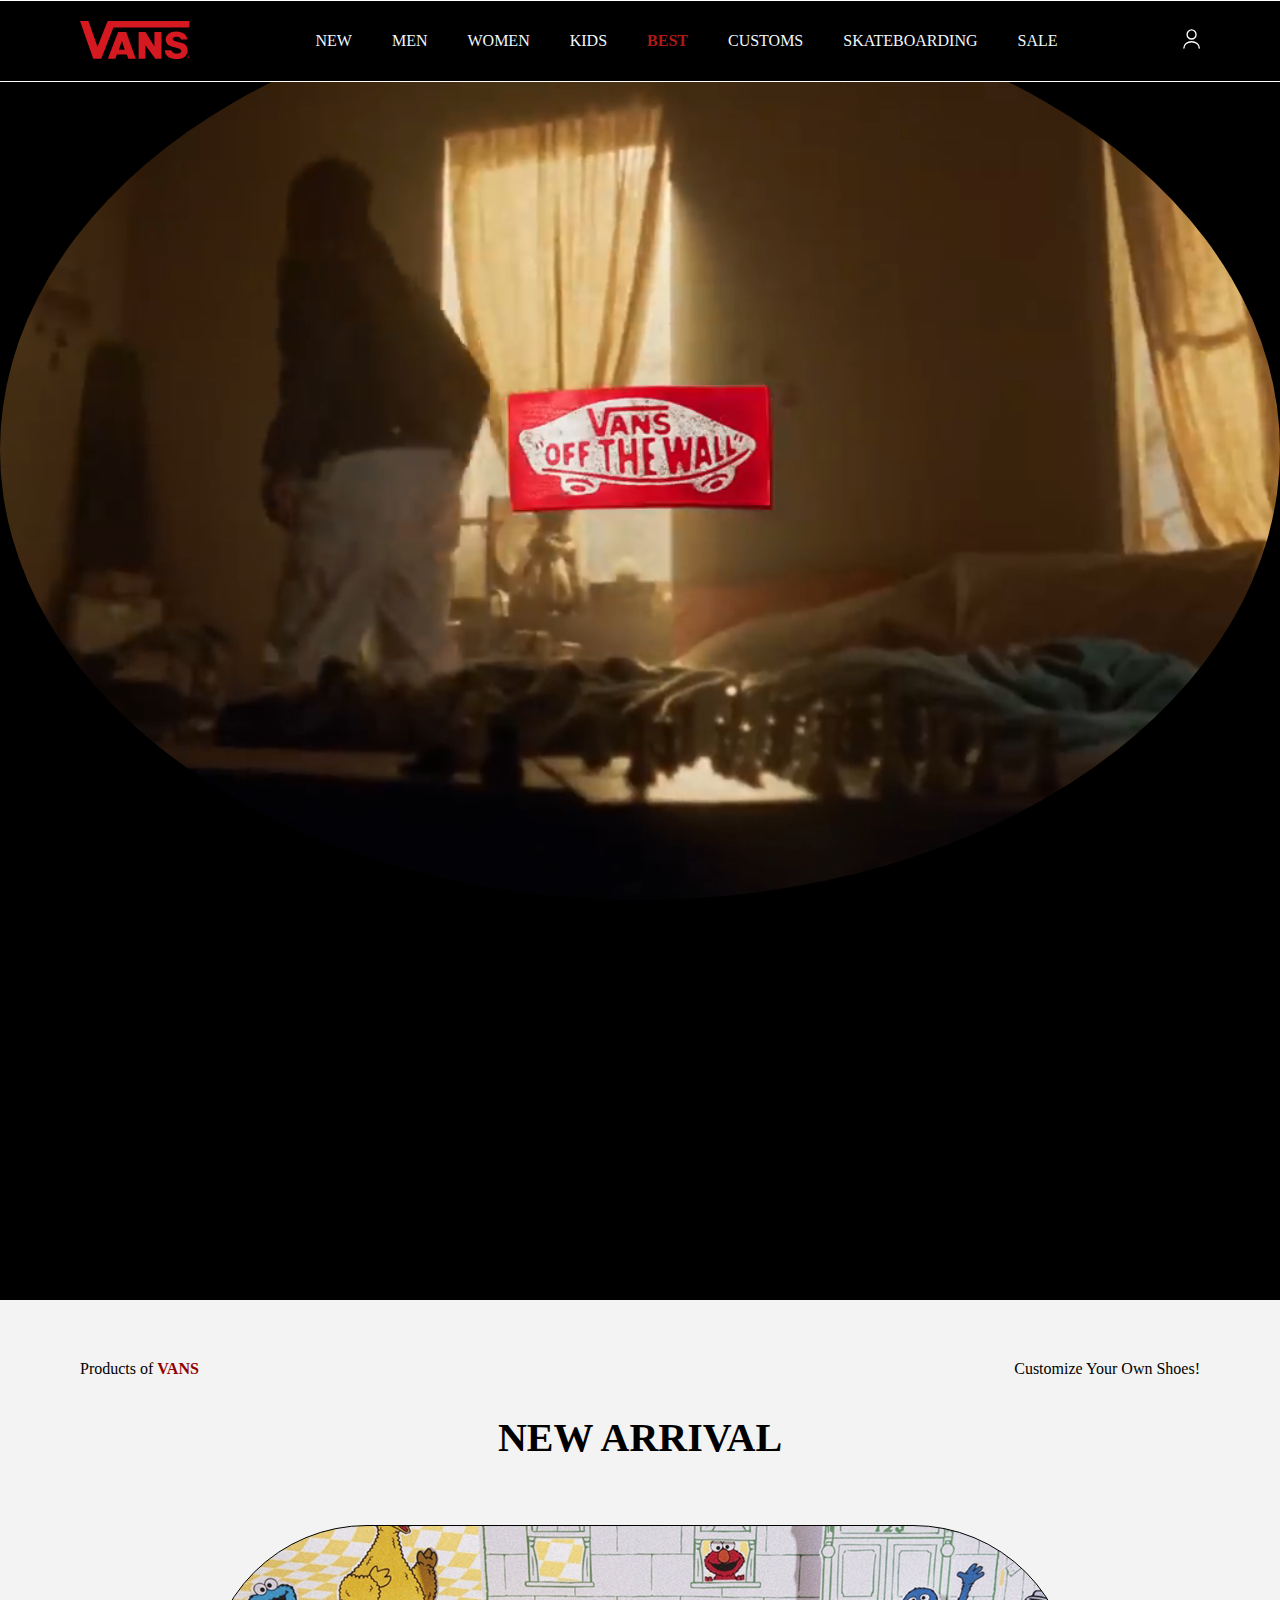
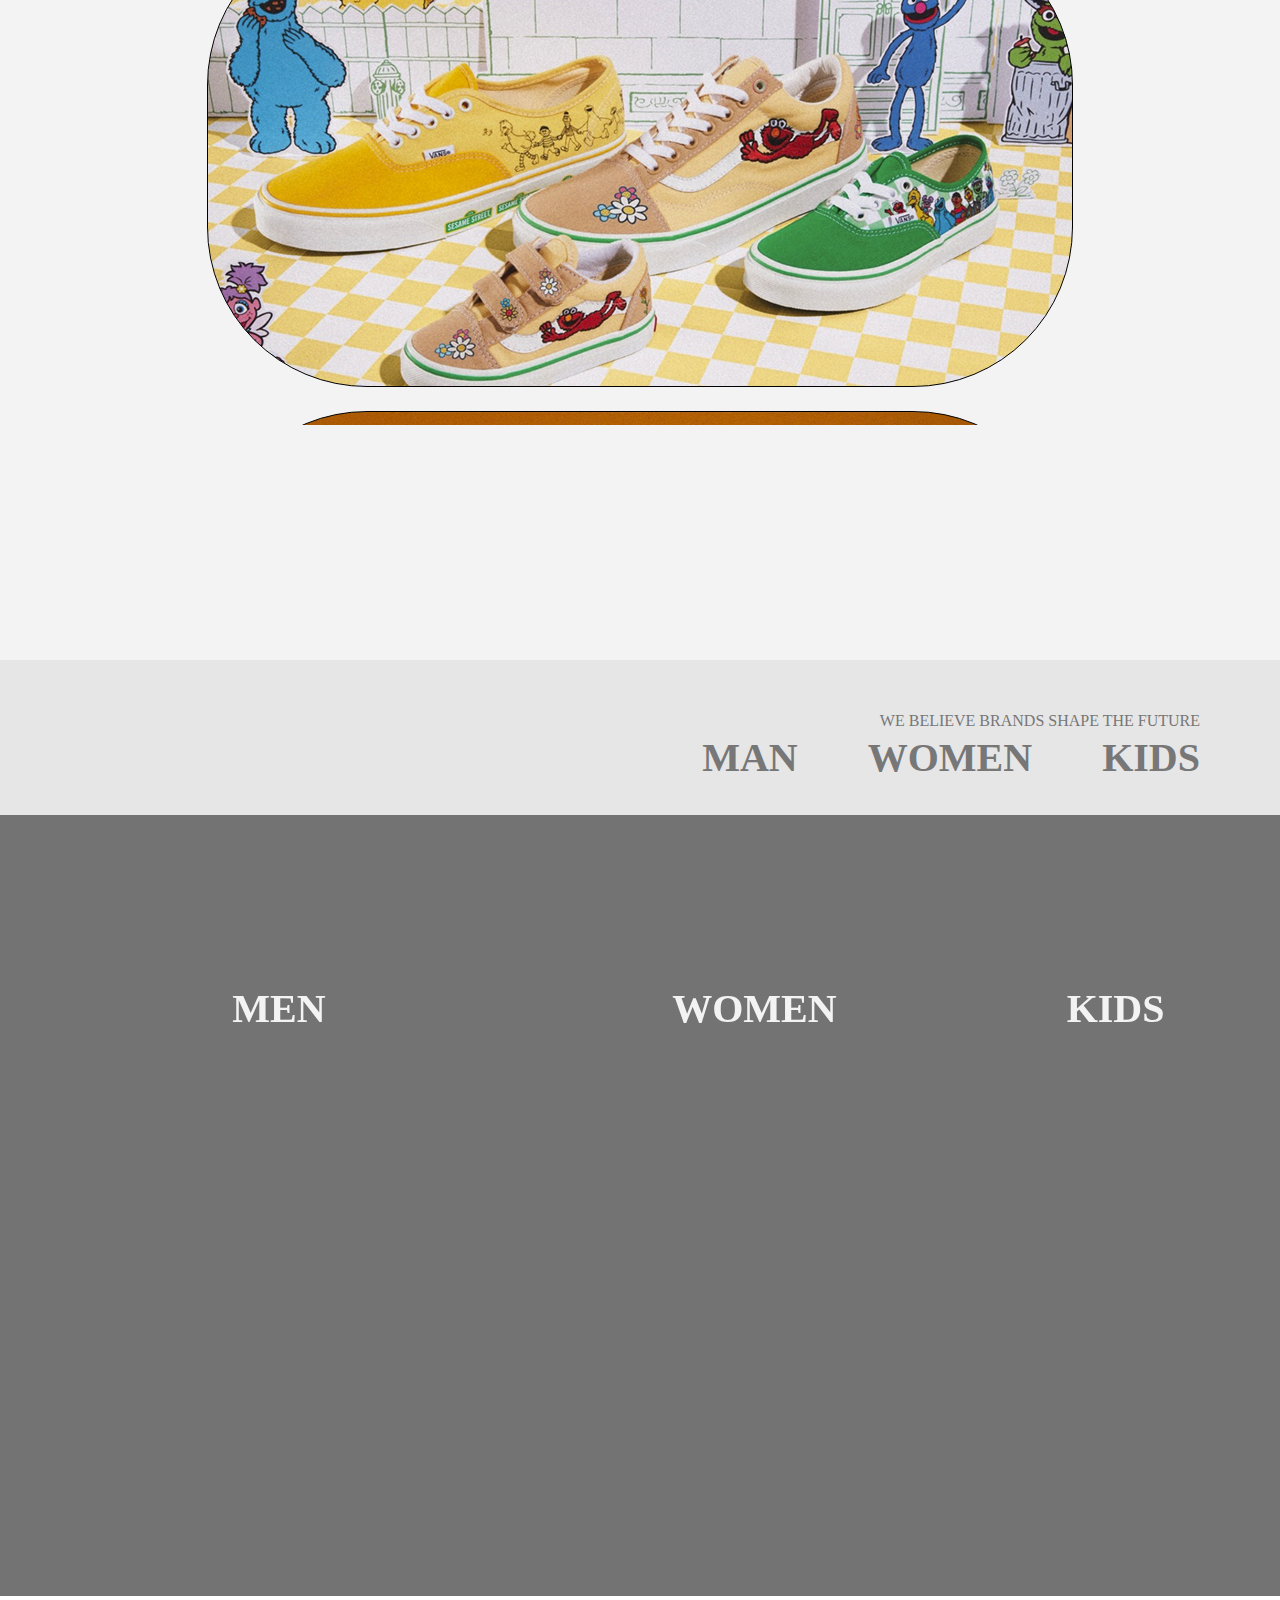
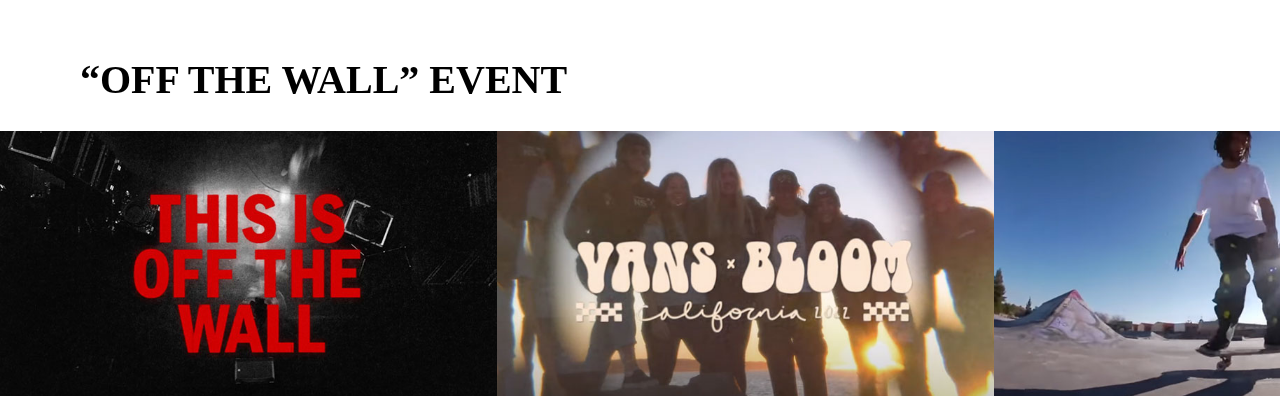
<file: index.html>
<!DOCTYPE html>
<html lang="en">
<head>
    <meta charset="UTF-8">
    <meta http-equiv="X-UA-Compatible" content="IE=edge">
    <meta name="viewport" content="width=device-width, initial-scale=1.0">
    <title>Document</title>
    <link rel="stylesheet" href="style.css" />
</head>
<body>
<header>
    <div class="container">
        <a class="logo" href="index.html"><img src="vans-logo.svg" style="width: 110px;" alt=""></a>
        <div class="navi">
            <a href="">NEW</a>
            <a href="">MEN</a>
            <a href="">WOMEN</a>
            <a href="">KIDS</a>
            <a href="bestVans.html"><span>BEST</span></a>
            <a href="custom.html">CUSTOMS</a>
            <a href="">SKATEBOARDING</a>
            <a href="">SALE</a>
        </div>
        <a class="logo" href=""><img src="human.svg" style="margin-top: 8px; width: 17px;" alt=""></a>
    </div>
    <div class="progress-bar"></div>
</header>
<div class="sec1">
    <video muted autoplay loop>
        <source src="VANS.mp4" type="video/mp4">
    </video>
</div>
<div class="sec2">

</div>
<div class="sec3">
    <div class="container">
        <p>Products of <span id="kk">VANS</span></p>
        <p>Customize Your Own Shoes!</p>
    </div>
    <div class="cont">
        <p>NEW ARRIVAL</p>
    </div>
    <div class="container1">
        <div class="con c1">
            <a href="">
                <div class="overlay"></div>
                <div class="overlay-text"><span class="spR">ARRIVAL HOT</span><br>VANS X SESAME STREET Authentic 어센틱<br>99,000 원</div>
            </a>
        </div>
        <div class="con c2">
            <a href="">
                <div class="overlay"></div>
                <div class="overlay-text"><span class="spR">ARRIVAL HOT</span><br>VANS X SESAME STREET Authentic 어센틱<br>95,000 원</div>
            </a>
        </div>
        <div class="con c3">
            <a href="">
                <div class="overlay"></div>
                <div class="overlay-text"><span class="spR">ARRIVAL HOT</span><br>VANS X SESAME STREET Old Skool 올드스쿨 오버트 CC<br>129,000 원</div>
            </a>
        </div>
        <div class="con c4">
            <a href="">
                <div class="overlay"></div>
                <div class="overlay-text"><span class="spR">ARRIVAL HOT</span><br>VANS X SESAME STREET 더 리지<br>115,000 원</div>
            </a>
        </div>
    </div>
</div>
<div class="sec4">
    <div class="container">
        <div class="c11">
            <p style="margin-top: 16px; color: #777777;">WE BELIEVE BRANDS SHAPE THE FUTURE</p>
        </div>
    </div>
    <div class="sub-navi">
        <div class="container">
            <a href="">MAN</a>
            <a href="">WOMEN</a>
            <a href="">KIDS</a>
        </div>
    </div>
    <div class="c12">
        <div class="mm m1">
        <div class="overlay"></div>
            <p>MEN</p>
            <div class="acontainer">
                <a href=""></a>
                <a href=""></a>
                <a href=""></a>
                <a href=""></a>
            </div>
        </div>
        <div class="mm m2">
        <div class="overlay"></div>
            <p>WOMEN</p>
            <div class="acontainer">
                <a href=""></a>
                <a href=""></a>
                <a href=""></a>
                <a href=""></a>
            </div>
        </div>
        <div class="mm m3">
        <div class="overlay"></div>
            <p>KIDS</p>
            <div class="acontainer">
                <a href=""></a>
                <a href=""></a>
                <a href=""></a>
                <a href=""></a>
            </div>
        </div>
    </div>
</div>
<div class="sec5">
    <div class="container">
      <p>“OFF THE WALL” EVENT</p>
    </div>
    <div class="conn-wrap">
      <img src="event/1.jpg" alt="">
      <img src="event/2.jpg" alt="">
      <img src="event/3.jpg" alt="">
      <img src="event/4.jpg" alt="">
      <img src="event/1.jpg" alt="">
    </div>
  </div>

<script src="script.js"></script>
</body>
</html>
</file>
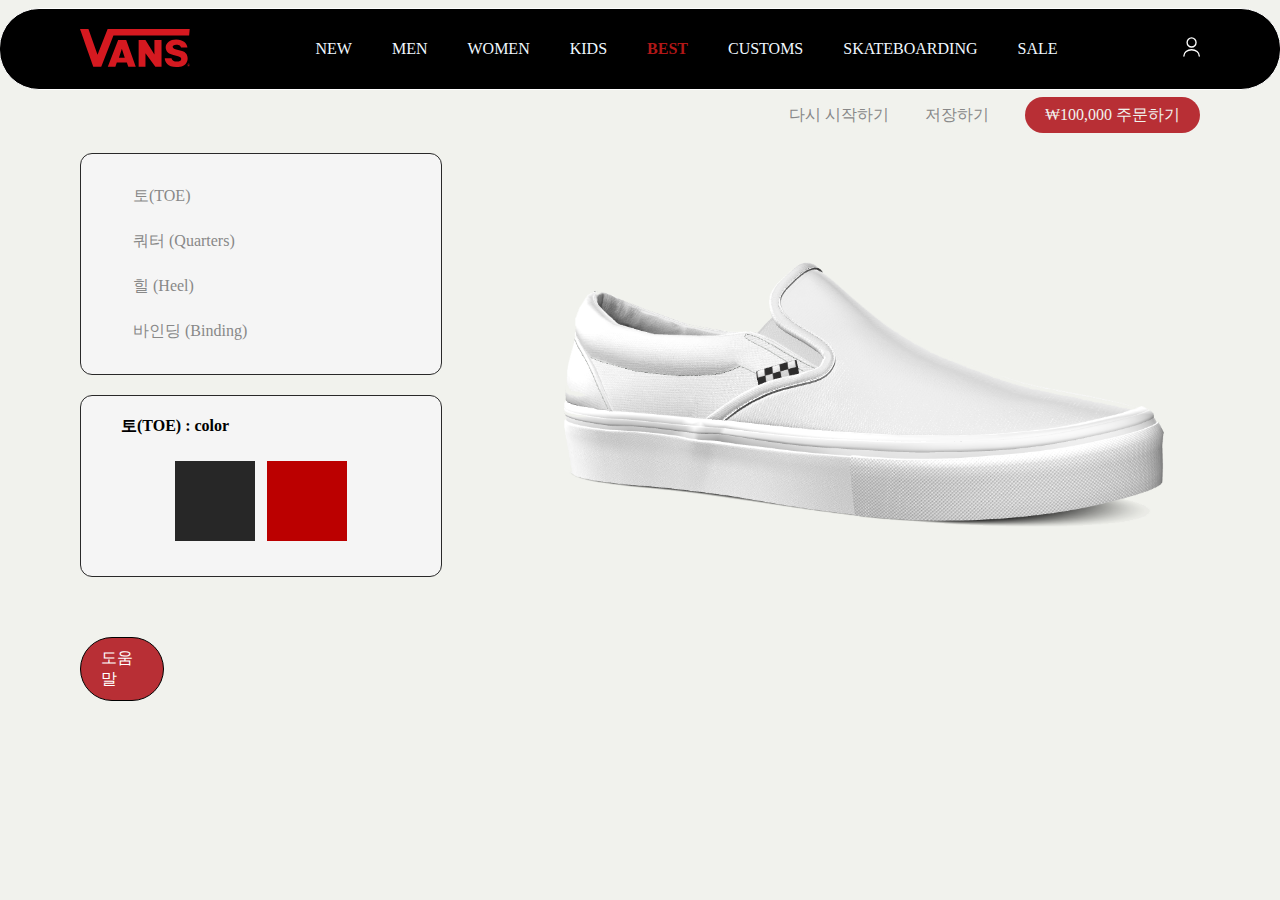
<file: custom.html>
<!DOCTYPE html>
<html lang="en">
<head>
    <meta charset="UTF-8">
    <meta http-equiv="X-UA-Compatible" content="IE=edge">
    <meta name="viewport" content="width=device-width, initial-scale=1.0">
    <title>Document</title>
    <link rel="stylesheet" href="style1.css" />
</head>
<body>
    <header>
        <div class="container">
            <a class="logo" href="index.html"><img src="vans-logo.svg" style="width: 110px;" alt=""></a>
            <div class="navi">
                <a href="">NEW</a>
                <a href="">MEN</a>
                <a href="">WOMEN</a>
                <a href="">KIDS</a>
                <a href="bestVans.html"><span>BEST</span></a>
                <a href="custom.html">CUSTOMS</a>
                <a href="">SKATEBOARDING</a>
                <a href="">SALE</a>
            </div>
            <a class="logo" href=""><img src="human.svg" style="margin-top: 8px; width: 17px;" alt=""></a>
        </div>
        <div class="container">
            <div class="navi1">
                <a href="">다시 시작하기</a>
                <a href="">저장하기</a>
                <a id="navi1red" href="">₩100,000  주문하기</a>
            </div>
        </div>
        <div class="container">
            <div class="progress-wrap">
                <div class="progressbar">
                    <p>토(TOE)</p>
                    <p>쿼터 (Quarters)</p>
                    <p>힐 (Heel)</p>
                    <p>바인딩 (Binding)</p>
                </div>
                <div class="colorbox">
                    <p>토(TOE) : color</p>
                    <div class="colors">
                        <div class="color1"></div>
                        <div class="color2"></div>
                    </div>
                </div>
                <div class="do">
                    <p>도움말</p>
                </div>
            </div>
        </div>
    </header>
    <div class="con1">
        <div class="container">
            <div class="customimg">
                <img id="customImage" src="custom/1.png" alt="">
            </div>
        </div>
        
    </div>
  <script src="script1.js"></script>
</body>
</html>
</file>
<file: style.css>
* {
    margin: 0;
    padding: 0;

}
.container {
    width: 1120px;
    margin-left: auto;
    margin-right: auto;
}
.container .logo {
    margin-top: 20px;
}
header {
    width: 1280px;
    background-color: black;
    height: 80px;
    border: 1px solid white;
    position: fixed;
    left: 50%;
    transform: translate(-50%, 0);
    z-index: 999;
    border-radius: 0px;
    transition: border-radius 0.3s ease-in-out, top 0.3s ease-in-out;
}
header .container {
    display: flex;
    justify-content: space-between;
    background-color: black;
    z-index:998;
}
.progress-bar {
    width: 0px;
    height: 5px;
    margin-top: 2px;
    background-color: rgb(184, 0, 0);
    position: fixed;
    margin-left: 36px;
}
.navi a {
    transition: 0.3s;
    font-size: 16px;
    line-height: 80px;
    color: aliceblue;
    text-decoration: none;
}

.navi a span {
    color: rgb(177, 23, 23);
    font-weight: 900;
}

.navi a span:hover {
    color: rgb(255, 132, 132);
}

.navi a:not(:last-of-type) {
    margin-right: 36px;
}

.navi a:hover {
    color: rgb(146, 146, 146);
}

.sec1 {
    background-color: rgb(0, 0, 0);
    width: 100%;
    height: 1000px;
    overflow: hidden;
    position: relative;
    transition: height 0.3s ease-in-out;
}

.sec1 video{
    width: 100%;
    height: 100%;
    object-fit: cover;
    border-radius: 50%;
    position: fixed;
    top: 50%;
    left: 50%;
    transform: translate(-50%, -50%);
    transition: opacity 0.3s ease-in-out;
    opacity: 1;
}

.sec1.video-hidden video {
    opacity: 0;
    pointer-events: none;
}

.sec2 {
    background-color: #000000;
    height: 300px;
}

.sec2.padding-hidden {
    padding-top: 0;
}

.sec3 {
    background-color: #F3F3F3;
    height: 100vh;
    padding-top: 60px;
    position: relative;
    z-index: 2; /* Add a higher z-index value */
    overflow: hidden;
}

.sec3 .container {
    background-color: #F3F3F3 !important;
    color: rgb(0, 0, 0);
    display: flex;
    justify-content: space-between;
}

.container1 {
    width: 90%;
    height: 500px;
    margin-left: auto;
    margin-right: auto;
    overflow: scroll;
}
.cont {
    text-align: center;
    font-size: 40px;
    font-weight: 900;
    margin-top: 36px;
    margin-bottom: 64px;
    overflow-y: scroll;
}
.c1{
    position: absolute;
    width: 864px;
    height: 460px;
    border-radius: 160px;
    background-image: url(arrival/1.png);
}
.c2{
    position: absolute;
    width: 864px;
    height: 460px;
    border-radius: 160px;
    background-image: url(arrival/2.png);
}
.c3{
    position: absolute;
    width: 864px;
    height: 460px;
    border-radius: 160px;
    background-image: url(arrival/3.png);
}
.c4{
    position: absolute;
    width: 864px;
    height: 460px;
    border-radius: 160px;
    background-image: url(arrival/4.png);
}
.container1::-webkit-scrollbar {
    display: none;
}

.container1 {
    -ms-overflow-style: none; /* 인터넷 익스플로러 */
    scrollbar-width: none; /* 파이어폭스 */
}

.con {
    margin-left: auto;
    margin-right: auto;
    position: relative;
    border:#000000 1px solid;
}
.con:not(:last-child){
    margin-bottom: 24px;
}
.overlay {
    width: 100%;
    height: 100%;
    position: absolute;
    top: 0;
    left: 0;
    background-color: rgba(0, 0, 0, 0.7); /* 검은색 오버레이 */
    border-radius: 160px;
    opacity: 0; /* 초기에는 투명하게 설정 */
    transition: opacity 0.3s ease-in-out; /* 부드러운 페이드 효과를 위한 트랜지션 설정 */
}
.overlay-text {
   position: absolute;
   top: 50%;
   left: 50%;
   transform: translate(-50%, -50%);
   color: white;
   line-height: 24px;
   font-size: 16px;
   font-weight: 300;
   text-align: center;
   opacity: 0; /* 초기에는 투명하게 설정 */
   transition: opacity 0.3s ease-in-out; /* 부드러운 페이드 효과를 위한 트랜지션 설정 */
}
.spR{
    color: rgb(226, 0, 0);
    font-weight: 900;
    font-size: 24px;
    line-height: 40px;
}

.con:hover .overlay {
    opacity: 1; /* 호버 했을 때 오버레이가 나타나도록 설정 */
}

.con:hover .overlay-text {
    opacity: 1; /* 호버 했을 때 텍스트가 나타나도록 설정 */
}
.sec4{
    width: 100%;
    padding-top: 36px;
    background-color: #E6E6E6;
    height: 100vh;
    overflow: hidden;
}
.c11{
    text-align: right;
}
.sub-navi{
    text-align: right;
    font-size: 40px;
    margin-top: 4px;

}
.nav-link {
transition: color 0.5s ease;
}
.sub-navi a{
text-decoration: none;
color: #777777;
font-weight: 900;
}
.sub-navi a:not(:last-of-type){
    margin-right: 60px;
}
.sub-navi a:hover{
    color: #000000;
}
.c12{
    display: flex;
}
.mm::before {
    content: "";
    position: absolute;
    top: 0;
    left: 0;
    width: 100%;
    height: 100%;
    background-color: rgba(0, 0, 0, 0.5);
    z-index: 0;
}   
.mm.m1::before,
.mm.m2::before,
.mm.m3::before {
    content: "";
}
#kk{
    font-weight: 900;
    color: #910000;
}
.mm p {
    position: relative;
    z-index: 2;
}
.mm{
    padding-top: 170px;
    height: 85vh;
    margin-top: 34px;
    transition: flex-grow 0.5s ease;
    position: relative;
}
.mm p{color: #F3F3F3;}
.m1{
   background-image: url(https://i.postimg.cc/66Py4th0/4302ae0830daf812130ac43f15285cd4.jpg);
   background-repeat: no-repeat;
   background-size: cover;
   flex-grow: 2;
}
.m2{
    background-image: url(https://i.postimg.cc/fRcLPXQ2/Best-White-Sneakers-For-Women-Sneak-These-White-Sneakers-Into-Your-Shoe-Closet-Right-Now.jpg);
    background-repeat: no-repeat;
    background-size: cover;
    flex-grow: 1;
}
.m3{
    background-image: url(https://i.postimg.cc/CKjfgXTg/photo-1602237197229-1cdbc1f6ccd1-ixlib-rb-4-0.jpg);
    background-repeat: no-repeat;
    background-size: cover;
    flex-grow: 1;
}
.mm p{
    text-align: center;
    font-weight: 700;
    font-size: 40px;
}
.acontainer{
    margin-top: 40px;
    display: flex;
    flex-direction: column;
    text-align: center;
    width: 100px;
    margin-left: auto;
    margin-right: auto;
}
.acontainer a{
    z-index: 10;
    line-height: 28px;
    color: #F3F3F3;
    text-decoration: none;
    transition: 0.3s ease-in-out;
}
.acontainer a:hover{
    z-index: 10;
    background-color: #910000;
    text-decoration: none;
}
.acontainer a:not(:last-of-type){
    margin-bottom: 24px;
}
.sec5{
    height: 80vh;
}
.sec5 .container p{
    margin-top: 60px;
    font-size: 40px;
    font-weight: 900;
    margin-bottom: 28px;
}
.conn-wrap{
    display: flex;
    flex-direction: row;
    margin-right: 30px;
    background-color: aqua;
}
.box1{
    background-color: #910000;
    width: 1060px;
    height: 284px;
    display: flex;
    margin-right: 60px;

}
.box1-1{
    width: 50%;
    height: 100%;
    background-image: url(event/1.jpg);
    background-size: cover;
    background-repeat: no-repeat;
    background-position: center;
}
.box1-2{
    width: 50%;
    height: 100%;
    padding: 40px 30px;
    font-size: 14px;
}
.box2{
    background-color: #910000;
    width: 1060px;
    height: 284px;
    display: flex;
    margin-right: 60px;

}
.box2-1{
    width: 50%;
    height: 100%;
    background-image: url(event/2.jpg);
    background-size: cover;
    background-repeat: no-repeat;
    background-position: center;
}
.box2-2{
    width: 50%;
    height: 100%;
    padding: 40px 30px;
    font-size: 14px;
}
.box3{
    background-color: #910000;
    width: 1060px;
    height: 284px;
    display: flex;
    margin-right: 60px;
}
.box3-1{
    width: 50%;
    height: 100%;
    background-image: url(event/3.jpg);
    background-size: cover;
    background-repeat: no-repeat;
    background-position: center;
}
.box3-2{
    width: 50%;
    height: 100%;
    padding: 40px 30px;
    font-size: 14px;
}
.box4{
    background-color: #910000;
    width: 1060px;
    height: 284px;
    display: flex;
    margin-right: 60px;
}
.box4-1{
    width: 50%;
    height: 100%;
    background-image: url(event/4.jpg);
    background-size: cover;
    background-repeat: no-repeat;
    background-position: center;
}
.box4-2{
    width: 50%;
    height: 100%;
    padding: 40px 30px;
    font-size: 14px;
}
.conn-wrap:hover{cursor: pointer;}
.sec5 {
position: relative;
overflow: hidden;
width: 100%;
height: 400px;
}

.conn-wrap {
display: flex;
animation: loopAnimation 12s linear infinite;
}

.conn-wrap img {
height: 280px;
object-fit: cover;
}

@keyframes loopAnimation {
0% {
transform: translateX(0);
}
20% {
transform: translateX(-25%);
}
40% {
transform: translateX(-50%);
}
60% {
transform: translateX(-75%);
}
80% {
transform: translateX(-100%);
}
100% {
transform: translateX(0);
}
}
</file>
<file: style1.css>
* {
    margin: 0;
    padding: 0;

}
.container {
    width: 1120px;
    margin-left: auto;
    margin-right: auto;
    
}
.container .logo {
    margin-top: 20px;
}
header {
    width: 1280px;
    background-color: black;
    height: 80px;
    border: 1px solid white;
    position: fixed;
    left: 50%;
    transform: translate(-50%, 0);
    z-index: 3;
    border-radius: 40px;
    margin-top: 8px;
}
header .container {
    display: flex;
    justify-content: space-between;
}
.navi a {
    transition: 0.3s;
    font-size: 16px;
    line-height: 80px;
    color: aliceblue;
    text-decoration: none;
}

.navi a span {
    color: rgb(177, 23, 23);
    font-weight: 900;
}

.navi a span:hover {
    color: rgb(255, 132, 132);
}

.navi a:not(:last-of-type) {
    margin-right: 36px;
}

.navi a:hover {
    color: rgb(146, 146, 146);
}
.con1{
    width: 100vw;
    height: 100%;
    background-color: #F1F2ED;
    padding-top: 100px;
    overflow: hidden;
    position: fixed;
}
.navi1{
    margin-top: 8px;
    width: 1129px;
    display: flex;
    justify-content: flex-end;
}
.navi1 a{
    margin-left: 36px;
    text-decoration: none;
    line-height: 36px;
    color: #888888;
    transition: all 0.3s ease-out;
    font-weight: 500;
}
.navi1 a:hover{
    color: black;
}
#navi1red{
    color: #F1F2ED;
    background-color: #B82F35;
    padding: 0px 20px;
    border-radius: 20px;
    transition: all 0.3s ease-out;
}
#navi1red:hover{
    color: #F1F2ED;
    background-color: #80090f;
    padding: 0px 20px;
    border-radius: 20px;
}
.co1{
    width: 10vh;
    height: 100%;
    }
.progress-wrap{
    margin-top: 20px;
    position: fixed;
}
.progressbar{
    border-radius: 12px;
    width: 280px;
    background-color: #f5f5f5;
    padding: 20px 40px;
    border: #292929 solid 1px;
}
.progressbar p{
    padding: 12px;
    cursor: pointer;
    color: #888888;
    transition: all 0.3s ease-in-out;
}
.progressbar p:hover{
    color: #da0000;
    font-weight: 700;
}
.customimg{
    height: 600px;
}
.customimg img{
    margin-top: 10%;
    margin-left: 40%;
    width: 60%;
}
.colorbox{
    border-radius: 12px;
    margin-top: 20px;
    width: 280px;
    height: 140px;
    background-color: #f5f5f5;
    display: flex;
    flex-direction: column;
    border: #292929 solid 1px;
    padding: 20px 40px;
}
.color1{
    width: 80px;
    height: 80px;
    background-color: rgb(39, 39, 39);
    margin-right: 12px;
    cursor: pointer;
}
.color2{
    width: 80px;
    height: 80px;
    background-color: rgb(187, 0, 0);
    cursor: pointer;
}
.colors{
    justify-content: center;
    display: flex;
    flex-direction: row;
    margin-top: 24px;
}
.colorbox p{
    font-weight: 900;
}
.do{
    padding-top: 60px;
}
.do p{
    width: 42px;
    color: #ffffff;
    padding: 10px 20px;
    border-radius: 40px;
    border: #000000 1px solid;
    background-color: #B82F35;
    cursor: pointer;
    transition: all 0.3s ease-out;
}
.do p:hover{
    background-color: #e7111c;
    scale: 1.05;
}
</file>
